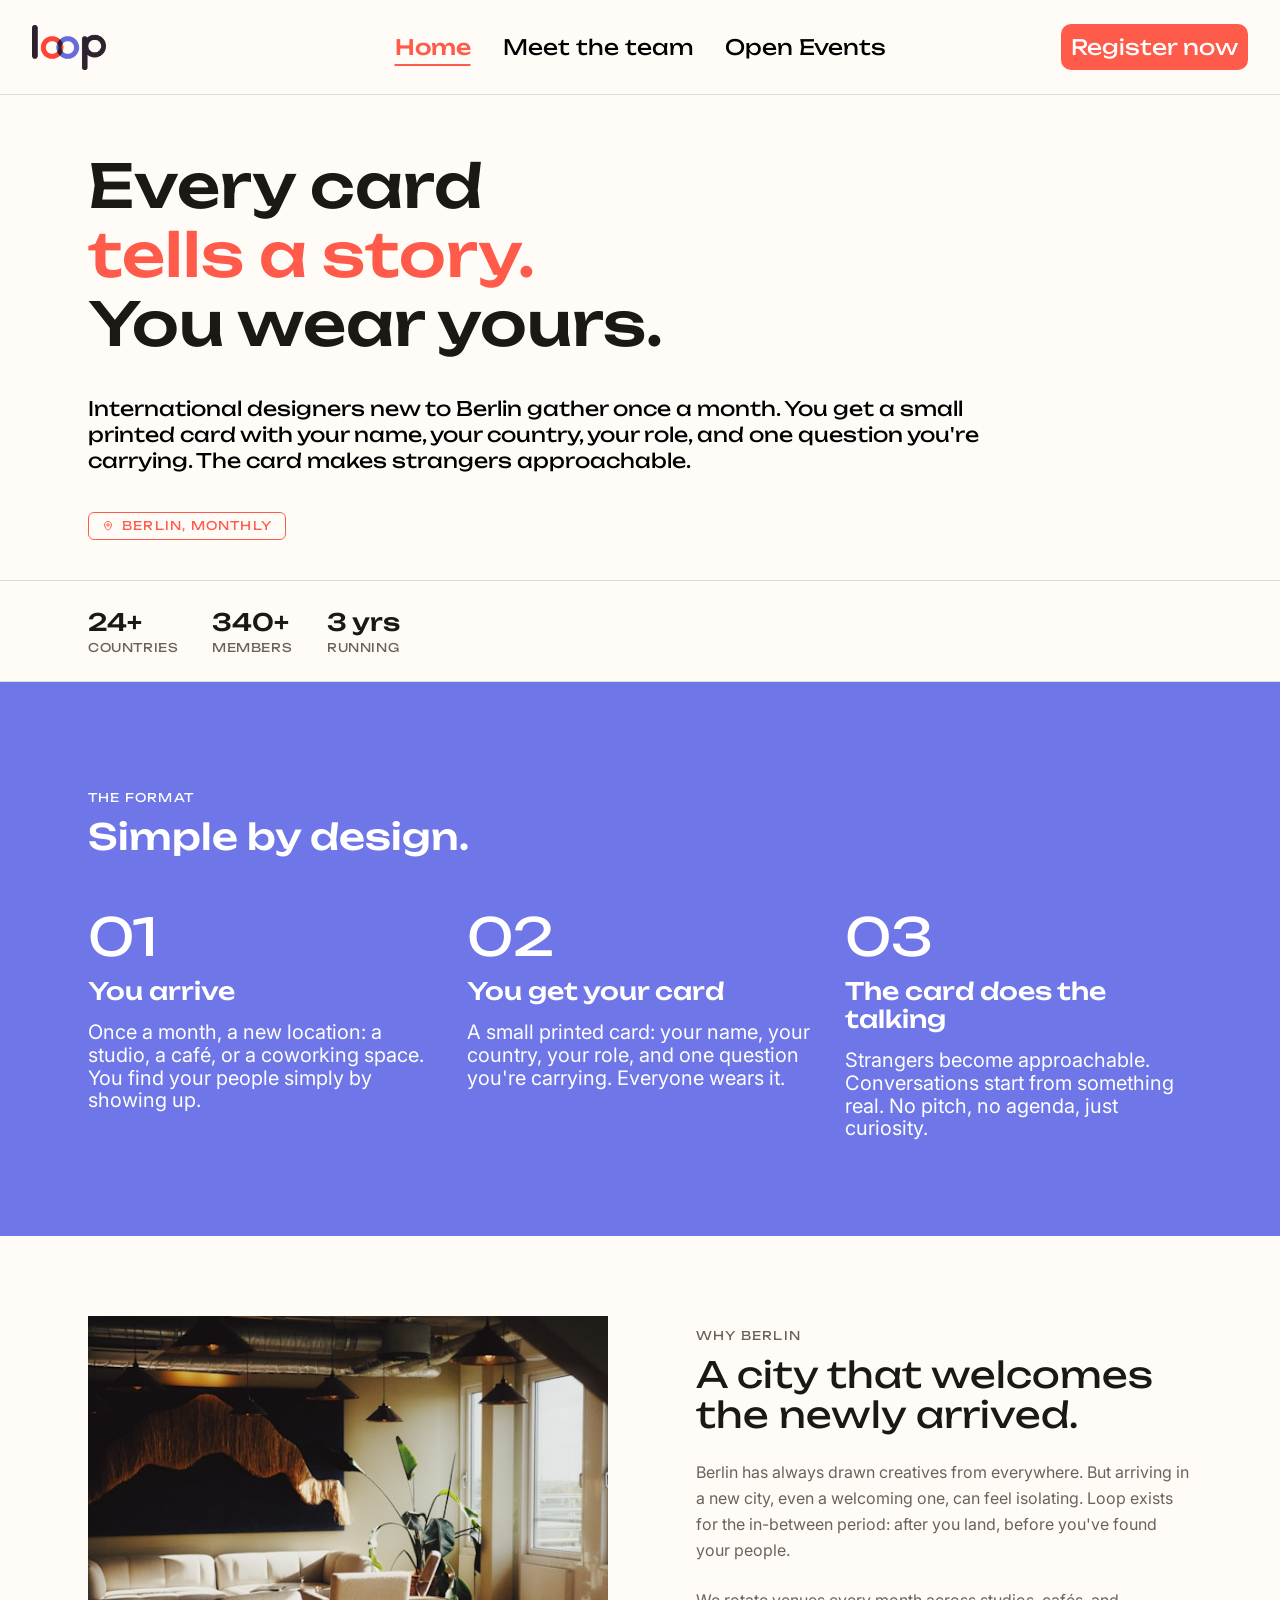
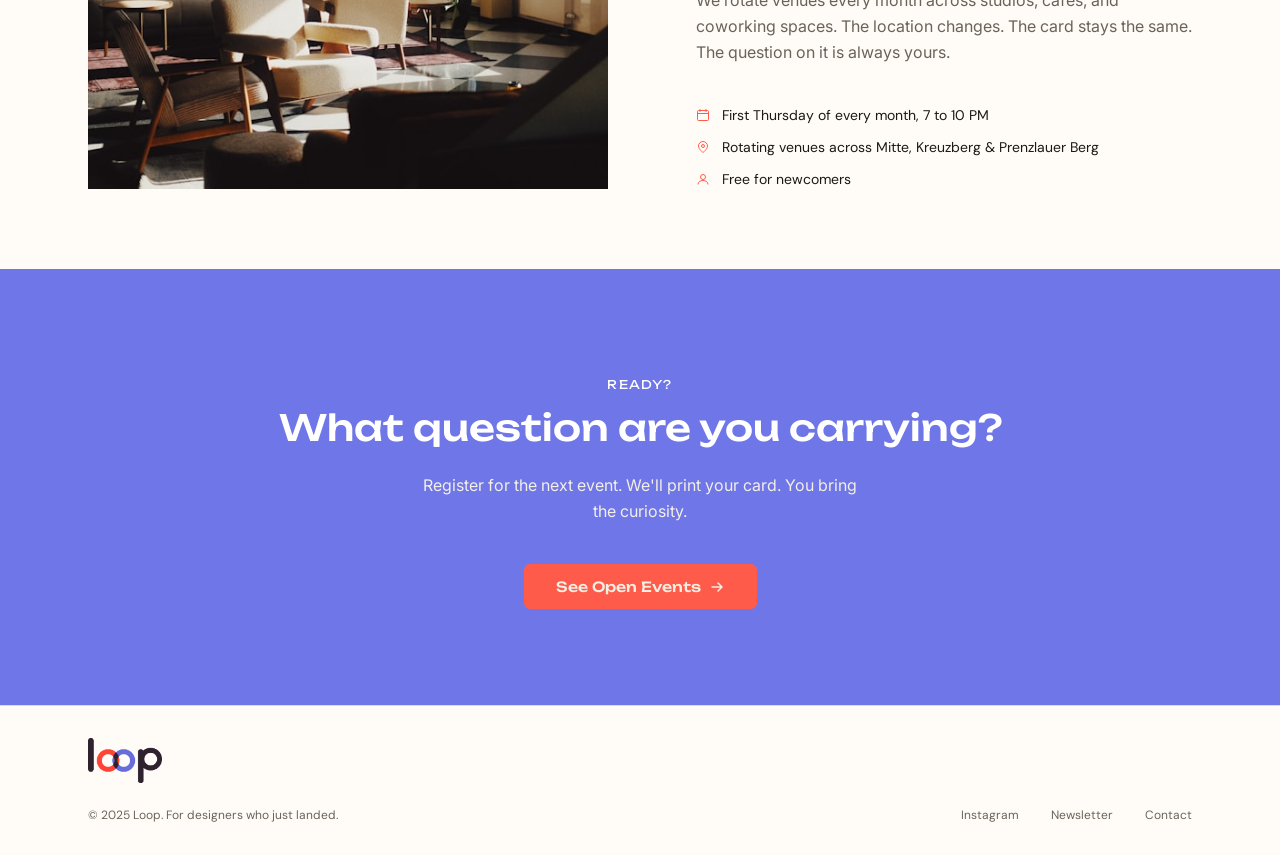
<file: index.html>
<!doctype html>
<html lang="en" class="no-js">
<head>
<meta charset="utf-8" />
<meta name="viewport" content="width=1280" />
<title>Loop · Every card tells a story</title>
<link rel="preconnect" href="https://fonts.googleapis.com">
<link rel="preconnect" href="https://fonts.gstatic.com" crossorigin>
<link href="https://fonts.googleapis.com/css2?family=Unbounded:wght@400;500&family=Inter:ital,wght@0,400;0,500;1,400&family=DM+Sans:wght@400;500&display=swap" rel="stylesheet">
<link rel="stylesheet" href="styles.css" />
</head>
<body>

<!-- Top nav -->
<header class="nav">
  <a href="index.html"><img class="nav__logo" src="assets/images/logo.png" alt="Loop" /></a>
  <nav class="nav__links">
    <a href="index.html" class="nav__link nav__link--active">Home</a>
    <a href="team.html" class="nav__link">Meet the team</a>
    <a href="events.html" class="nav__link">Open Events</a>
  </nav>
  <a class="nav__cta" href="events.html">Register now</a>
</header>

<!-- Hero -->
<section class="home-hero">
  <div class="home-hero__inner">
    <h1 class="home-hero__title" data-animate>
      <span class="block">Every card</span>
      <span class="accent">tells a story.</span>
      <span class="block">You wear yours.</span>
    </h1>
    <p class="home-hero__lead" data-animate data-animate-delay="160">International designers new to Berlin gather once a month. You get a small printed card with your name, your country, your role, and one question you're carrying. The card makes strangers approachable.</p>
    <div class="home-hero__chip" data-animate data-animate-delay="320">
      <svg viewBox="0 0 12 12" fill="none" xmlns="http://www.w3.org/2000/svg">
        <path d="M6 1.5C4.07 1.5 2.5 3.07 2.5 5c0 2.625 3.5 5.5 3.5 5.5s3.5-2.875 3.5-5.5C9.5 3.07 7.93 1.5 6 1.5z" stroke="#ff5b4a" stroke-width="1" stroke-linejoin="round"/>
        <circle cx="6" cy="5" r="1.25" stroke="#ff5b4a" stroke-width="1"/>
      </svg>
      Berlin, Monthly
    </div>
  </div>
</section>

<!-- Stats -->
<section class="stats">
  <div class="stats__inner">
    <div data-animate>
      <div class="stat__num" data-counter>24+</div>
      <div class="stat__label">Countries</div>
    </div>
    <div data-animate data-animate-delay="160">
      <div class="stat__num" data-counter>340+</div>
      <div class="stat__label">Members</div>
    </div>
    <div data-animate data-animate-delay="320">
      <div class="stat__num" data-counter>3 yrs</div>
      <div class="stat__label">Running</div>
    </div>
  </div>
</section>

<!-- The Format -->
<section class="section--indigo">
  <div class="container">
    <p class="eyebrow eyebrow--light" data-animate>The Format</p>
    <h2 class="h2" data-animate data-animate-delay="80">Simple by design.</h2>
    <div class="format-grid">
      <div class="format-step" data-animate data-animate-delay="160">
        <div class="format-step__num">01</div>
        <h3 class="format-step__title">You arrive</h3>
        <p class="format-step__body">Once a month, a new location: a studio, a café, or a coworking space. You find your people simply by showing up.</p>
      </div>
      <div class="format-step" data-animate data-animate-delay="240">
        <div class="format-step__num">02</div>
        <h3 class="format-step__title">You get your card</h3>
        <p class="format-step__body">A small printed card: your name, your country, your role, and one question you're carrying. Everyone wears it.</p>
      </div>
      <div class="format-step" data-animate data-animate-delay="320">
        <div class="format-step__num">03</div>
        <h3 class="format-step__title">The card does the talking</h3>
        <p class="format-step__body">Strangers become approachable. Conversations start from something real. No pitch, no agenda, just curiosity.</p>
      </div>
    </div>
  </div>
</section>

<!-- Why Berlin -->
<section class="why">
  <div class="why__inner">
    <div class="why__media" data-animate>
      <img class="why__image" src="assets/images/hero-berlin.png" alt="Warm interior space for a community gathering in Berlin" />
    </div>
    <div class="why__content" data-animate data-animate-delay="160">
      <p class="eyebrow eyebrow--muted">Why Berlin</p>
      <h2 class="why__title">A city that welcomes<br/>the newly arrived.</h2>
      <p class="why__p">Berlin has always drawn creatives from everywhere. But arriving in a new city, even a welcoming one, can feel isolating. Loop exists for the in-between period: after you land, before you've found your people.</p>
      <p class="why__p">We rotate venues every month across studios, cafés, and coworking spaces. The location changes. The card stays the same. The question on it is always yours.</p>
      <div class="why__meta">
        <div class="why__meta-row">
          <svg viewBox="0 0 14 14" fill="none" xmlns="http://www.w3.org/2000/svg" stroke="currentColor"><rect x="1.5" y="2.5" width="11" height="10" rx="1" stroke-width="1"/><path d="M1.5 5.5h11" stroke-width="1"/><path d="M4 1.5v2M10 1.5v2" stroke-width="1" stroke-linecap="round"/></svg>
          First Thursday of every month, 7 to 10 PM
        </div>
        <div class="why__meta-row">
          <svg viewBox="0 0 14 14" fill="none" xmlns="http://www.w3.org/2000/svg" stroke="currentColor"><path d="M7 1.5c-2.5 0-4.5 2-4.5 4.5 0 3.25 4.5 6.5 4.5 6.5s4.5-3.25 4.5-6.5c0-2.5-2-4.5-4.5-4.5z" stroke-width="1"/><circle cx="7" cy="6" r="1.5" stroke-width="1"/></svg>
          Rotating venues across Mitte, Kreuzberg &amp; Prenzlauer Berg
        </div>
        <div class="why__meta-row">
          <svg viewBox="0 0 14 14" fill="none" xmlns="http://www.w3.org/2000/svg" stroke="currentColor"><circle cx="7" cy="5" r="2.5" stroke-width="1"/><path d="M2 12.5c0-2.5 2.25-4 5-4s5 1.5 5 4" stroke-width="1"/></svg>
          Free for newcomers
        </div>
      </div>
    </div>
  </div>
</section>

<!-- CTA -->
<section class="cta">
  <div class="cta__inner">
    <p class="eyebrow eyebrow--light" data-animate>Ready?</p>
    <h2 class="cta__title" data-animate data-animate-delay="80">What question are you carrying?</h2>
    <p class="cta__lead" data-animate data-animate-delay="160">Register for the next event. We'll print your card. You bring the curiosity.</p>
    <a class="btn--accent" href="events.html" data-animate data-animate-delay="240">
      See Open Events
      <svg viewBox="0 0 16 16" fill="none" xmlns="http://www.w3.org/2000/svg" stroke="currentColor"><path d="M3 8h10M9 4l4 4-4 4" stroke-width="1.5" stroke-linecap="round" stroke-linejoin="round"/></svg>
    </a>
  </div>
</section>

<!-- Footer -->
<footer class="footer">
  <div class="footer__inner">
    <div class="footer__top">
      <img class="footer__logo" src="assets/images/logo.png" alt="Loop" />
    </div>
    <div class="footer__row">
      <span class="footer__copy">© 2025 Loop. For designers who just landed.</span>
      <div class="footer__links">
        <a class="footer__link" href="#">Instagram</a>
        <a class="footer__link" href="#">Newsletter</a>
        <a class="footer__link" href="#">Contact</a>
      </div>
    </div>
  </div>
</footer>

<script src="script.js" defer></script>
</body>
</html>
</file>
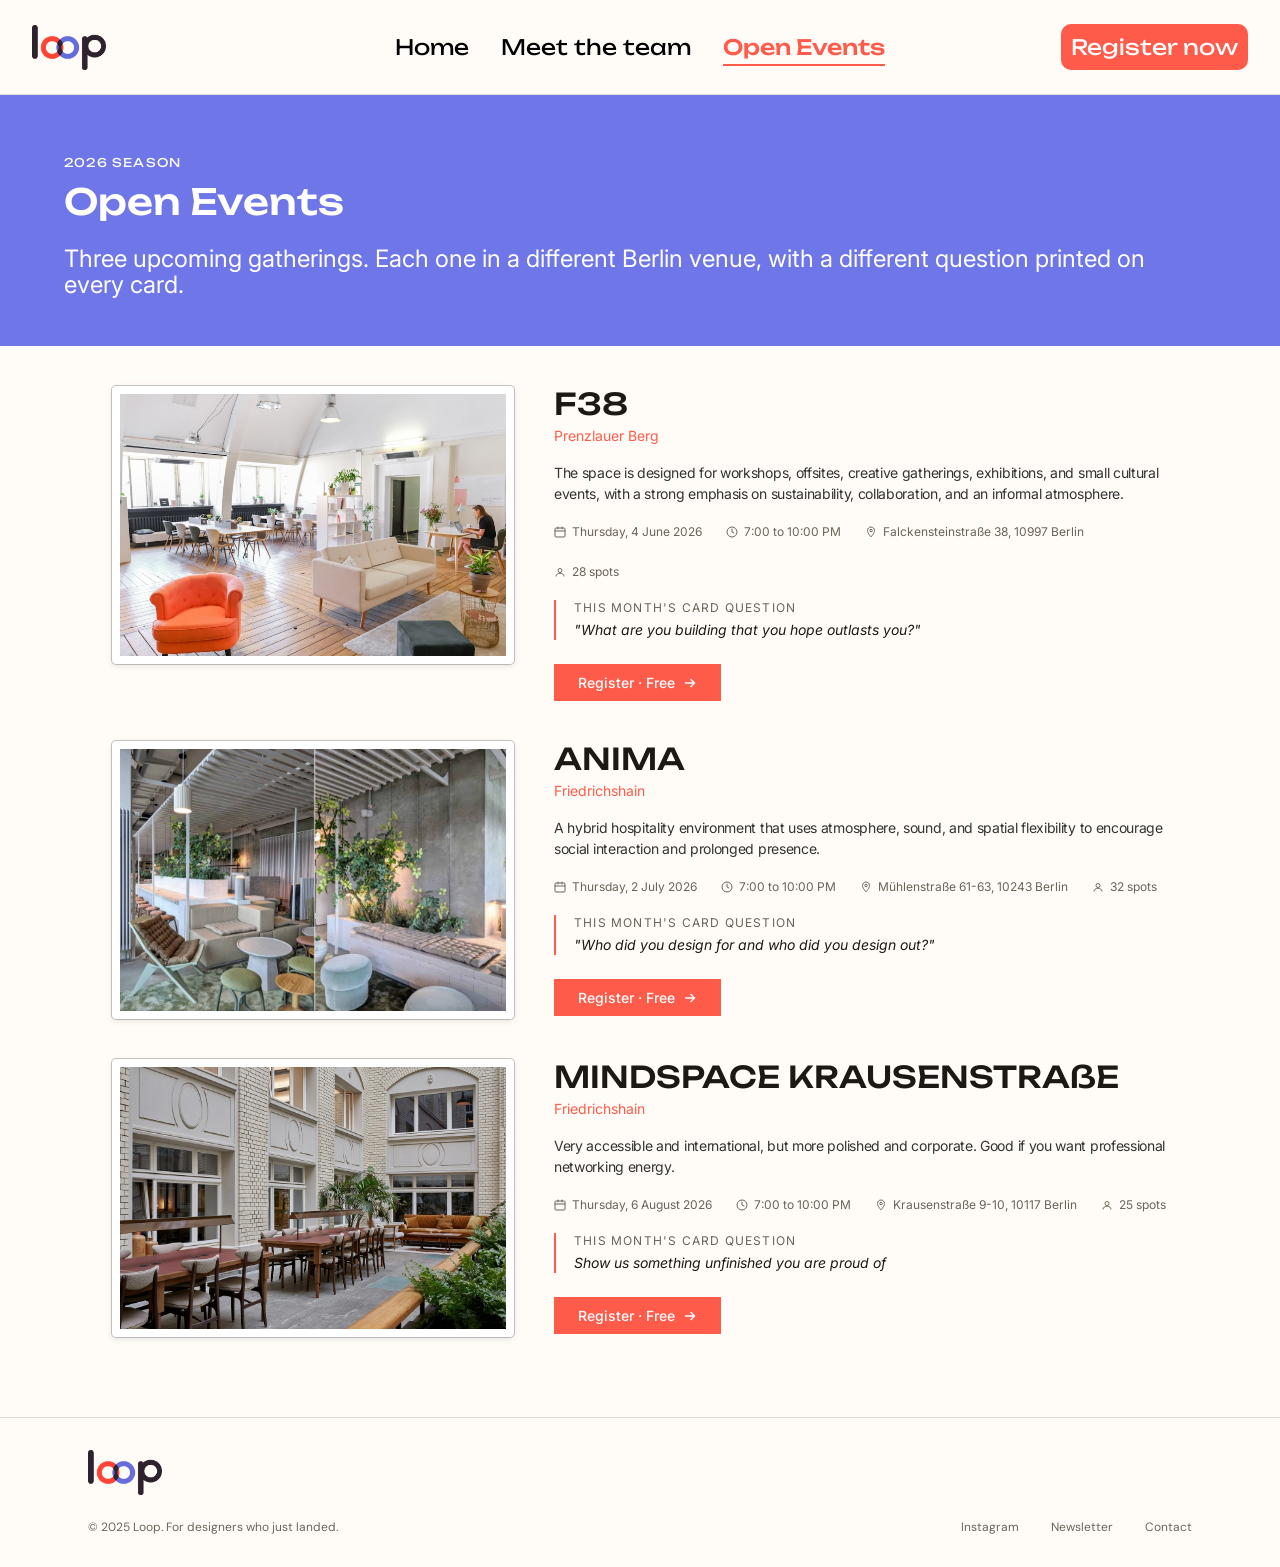
<file: events.html>
<!doctype html>
<html lang="en" class="no-js">
<head>
<meta charset="utf-8" />
<meta name="viewport" content="width=1280" />
<title>Open Events · Loop</title>
<link rel="preconnect" href="https://fonts.googleapis.com">
<link rel="preconnect" href="https://fonts.gstatic.com" crossorigin>
<link href="https://fonts.googleapis.com/css2?family=Unbounded:wght@400;500&family=Inter:ital,wght@0,400;0,500;1,400&family=DM+Sans:wght@400;500&display=swap" rel="stylesheet">
<link rel="stylesheet" href="styles.css" />
</head>
<body>

<header class="nav">
  <a href="index.html"><img class="nav__logo" src="assets/images/logo.png" alt="Loop" /></a>
  <nav class="nav__links">
    <a href="index.html" class="nav__link">Home</a>
    <a href="team.html" class="nav__link">Meet the team</a>
    <a href="events.html" class="nav__link nav__link--active">Open Events</a>
  </nav>
  <a class="nav__cta" href="events.html">Register now</a>
</header>

<section class="page-band">
  <div class="page-band__inner">
    <p class="eyebrow eyebrow--light" data-animate>2026 Season</p>
    <h1 class="page-band__title" data-animate data-animate-delay="80">Open Events</h1>
    <p class="page-band__lead" data-animate data-animate-delay="160">Three upcoming gatherings. Each one in a different Berlin venue, with a different question printed on every card.</p>
  </div>
</section>

<section class="events">

  <!-- Event 1 -->
  <article class="event" data-animate>
    <div class="event__media">
      <img src="assets/images/venue-1.png" alt="F38 venue in Prenzlauer Berg" />
    </div>
    <div class="event__body">
      <h2 class="event__title">F38</h2>
      <p class="event__neighborhood">Prenzlauer Berg</p>
      <p class="event__desc">The space is designed for workshops, offsites, creative gatherings, exhibitions, and small cultural events, with a strong emphasis on sustainability, collaboration, and an informal atmosphere.</p>
      <div class="event__meta">
        <span class="event__meta-item">
          <svg viewBox="0 0 12 12" fill="none" stroke="currentColor" xmlns="http://www.w3.org/2000/svg"><rect x="1" y="2" width="10" height="9" rx="1" stroke-width="1"/><path d="M1 5h10M4 1v2M8 1v2" stroke-width="1" stroke-linecap="round"/></svg>
          Thursday, 4 June 2026
        </span>
        <span class="event__meta-item">
          <svg viewBox="0 0 12 12" fill="none" stroke="currentColor" xmlns="http://www.w3.org/2000/svg"><circle cx="6" cy="6" r="5" stroke-width="1"/><path d="M6 3v3l2 1" stroke-width="1" stroke-linecap="round"/></svg>
          7:00 to 10:00 PM
        </span>
        <span class="event__meta-item">
          <svg viewBox="0 0 12 12" fill="none" stroke="currentColor" xmlns="http://www.w3.org/2000/svg"><path d="M6 1c-2 0-3.5 1.5-3.5 3.5C2.5 7 6 11 6 11s3.5-4 3.5-6.5C9.5 2.5 8 1 6 1z" stroke-width="1"/><circle cx="6" cy="4.5" r="1.25" stroke-width="1"/></svg>
          Falckensteinstraße 38, 10997 Berlin
        </span>
        <span class="event__meta-item">
          <svg viewBox="0 0 12 12" fill="none" stroke="currentColor" xmlns="http://www.w3.org/2000/svg"><circle cx="6" cy="4.5" r="2" stroke-width="1"/><path d="M2 10.5c0-2 1.75-3.25 4-3.25s4 1.25 4 3.25" stroke-width="1"/></svg>
          28 spots
        </span>
      </div>
      <div class="event__question">
        <div class="event__question-label">This month's card question</div>
        <p class="event__question-text">"What are you building that you hope outlasts you?"</p>
      </div>
      <button class="event__btn">
        Register · Free
        <svg viewBox="0 0 14 14" fill="none" stroke="currentColor" xmlns="http://www.w3.org/2000/svg"><path d="M2.5 7h9M8 3.5L11.5 7 8 10.5" stroke-width="1.5" stroke-linecap="round" stroke-linejoin="round"/></svg>
      </button>
    </div>
  </article>

  <!-- Event 2 -->
  <article class="event" data-animate>
    <div class="event__media">
      <img src="assets/images/venue-3.png" alt="ANIMA venue in Friedrichshain" />
    </div>
    <div class="event__body">
      <h2 class="event__title">ANIMA</h2>
      <p class="event__neighborhood">Friedrichshain</p>
      <p class="event__desc">A hybrid hospitality environment that uses atmosphere, sound, and spatial flexibility to encourage social interaction and prolonged presence.</p>
      <div class="event__meta">
        <span class="event__meta-item">
          <svg viewBox="0 0 12 12" fill="none" stroke="currentColor" xmlns="http://www.w3.org/2000/svg"><rect x="1" y="2" width="10" height="9" rx="1" stroke-width="1"/><path d="M1 5h10M4 1v2M8 1v2" stroke-width="1" stroke-linecap="round"/></svg>
          Thursday, 2 July 2026
        </span>
        <span class="event__meta-item">
          <svg viewBox="0 0 12 12" fill="none" stroke="currentColor" xmlns="http://www.w3.org/2000/svg"><circle cx="6" cy="6" r="5" stroke-width="1"/><path d="M6 3v3l2 1" stroke-width="1" stroke-linecap="round"/></svg>
          7:00 to 10:00 PM
        </span>
        <span class="event__meta-item">
          <svg viewBox="0 0 12 12" fill="none" stroke="currentColor" xmlns="http://www.w3.org/2000/svg"><path d="M6 1c-2 0-3.5 1.5-3.5 3.5C2.5 7 6 11 6 11s3.5-4 3.5-6.5C9.5 2.5 8 1 6 1z" stroke-width="1"/><circle cx="6" cy="4.5" r="1.25" stroke-width="1"/></svg>
          Mühlenstraße 61-63, 10243 Berlin
        </span>
        <span class="event__meta-item">
          <svg viewBox="0 0 12 12" fill="none" stroke="currentColor" xmlns="http://www.w3.org/2000/svg"><circle cx="6" cy="4.5" r="2" stroke-width="1"/><path d="M2 10.5c0-2 1.75-3.25 4-3.25s4 1.25 4 3.25" stroke-width="1"/></svg>
          32 spots
        </span>
      </div>
      <div class="event__question">
        <div class="event__question-label">This month's card question</div>
        <p class="event__question-text">"Who did you design for and who did you design out?"</p>
      </div>
      <button class="event__btn">
        Register · Free
        <svg viewBox="0 0 14 14" fill="none" stroke="currentColor" xmlns="http://www.w3.org/2000/svg"><path d="M2.5 7h9M8 3.5L11.5 7 8 10.5" stroke-width="1.5" stroke-linecap="round" stroke-linejoin="round"/></svg>
      </button>
    </div>
  </article>

  <!-- Event 3 -->
  <article class="event" data-animate>
    <div class="event__media">
      <img src="assets/images/venue-4.png" alt="Mindspace Krausenstraße venue" />
    </div>
    <div class="event__body">
      <h2 class="event__title">MINDSPACE KRAUSENSTRAßE</h2>
      <p class="event__neighborhood">Friedrichshain</p>
      <p class="event__desc">Very accessible and international, but more polished and corporate. Good if you want professional networking energy.</p>
      <div class="event__meta">
        <span class="event__meta-item">
          <svg viewBox="0 0 12 12" fill="none" stroke="currentColor" xmlns="http://www.w3.org/2000/svg"><rect x="1" y="2" width="10" height="9" rx="1" stroke-width="1"/><path d="M1 5h10M4 1v2M8 1v2" stroke-width="1" stroke-linecap="round"/></svg>
          Thursday, 6 August 2026
        </span>
        <span class="event__meta-item">
          <svg viewBox="0 0 12 12" fill="none" stroke="currentColor" xmlns="http://www.w3.org/2000/svg"><circle cx="6" cy="6" r="5" stroke-width="1"/><path d="M6 3v3l2 1" stroke-width="1" stroke-linecap="round"/></svg>
          7:00 to 10:00 PM
        </span>
        <span class="event__meta-item">
          <svg viewBox="0 0 12 12" fill="none" stroke="currentColor" xmlns="http://www.w3.org/2000/svg"><path d="M6 1c-2 0-3.5 1.5-3.5 3.5C2.5 7 6 11 6 11s3.5-4 3.5-6.5C9.5 2.5 8 1 6 1z" stroke-width="1"/><circle cx="6" cy="4.5" r="1.25" stroke-width="1"/></svg>
          Krausenstraße 9-10, 10117 Berlin
        </span>
        <span class="event__meta-item">
          <svg viewBox="0 0 12 12" fill="none" stroke="currentColor" xmlns="http://www.w3.org/2000/svg"><circle cx="6" cy="4.5" r="2" stroke-width="1"/><path d="M2 10.5c0-2 1.75-3.25 4-3.25s4 1.25 4 3.25" stroke-width="1"/></svg>
          25 spots
        </span>
      </div>
      <div class="event__question">
        <div class="event__question-label">This month's card question</div>
        <p class="event__question-text">Show us something unfinished you are proud of</p>
      </div>
      <button class="event__btn">
        Register · Free
        <svg viewBox="0 0 14 14" fill="none" stroke="currentColor" xmlns="http://www.w3.org/2000/svg"><path d="M2.5 7h9M8 3.5L11.5 7 8 10.5" stroke-width="1.5" stroke-linecap="round" stroke-linejoin="round"/></svg>
      </button>
    </div>
  </article>

</section>

<footer class="footer">
  <div class="footer__inner">
    <div class="footer__top">
      <img class="footer__logo" src="assets/images/logo.png" alt="Loop" />
    </div>
    <div class="footer__row">
      <span class="footer__copy">© 2025 Loop. For designers who just landed.</span>
      <div class="footer__links">
        <a class="footer__link" href="#">Instagram</a>
        <a class="footer__link" href="#">Newsletter</a>
        <a class="footer__link" href="#">Contact</a>
      </div>
    </div>
  </div>
</footer>

<script src="script.js" defer></script>
</body>
</html>
</file>
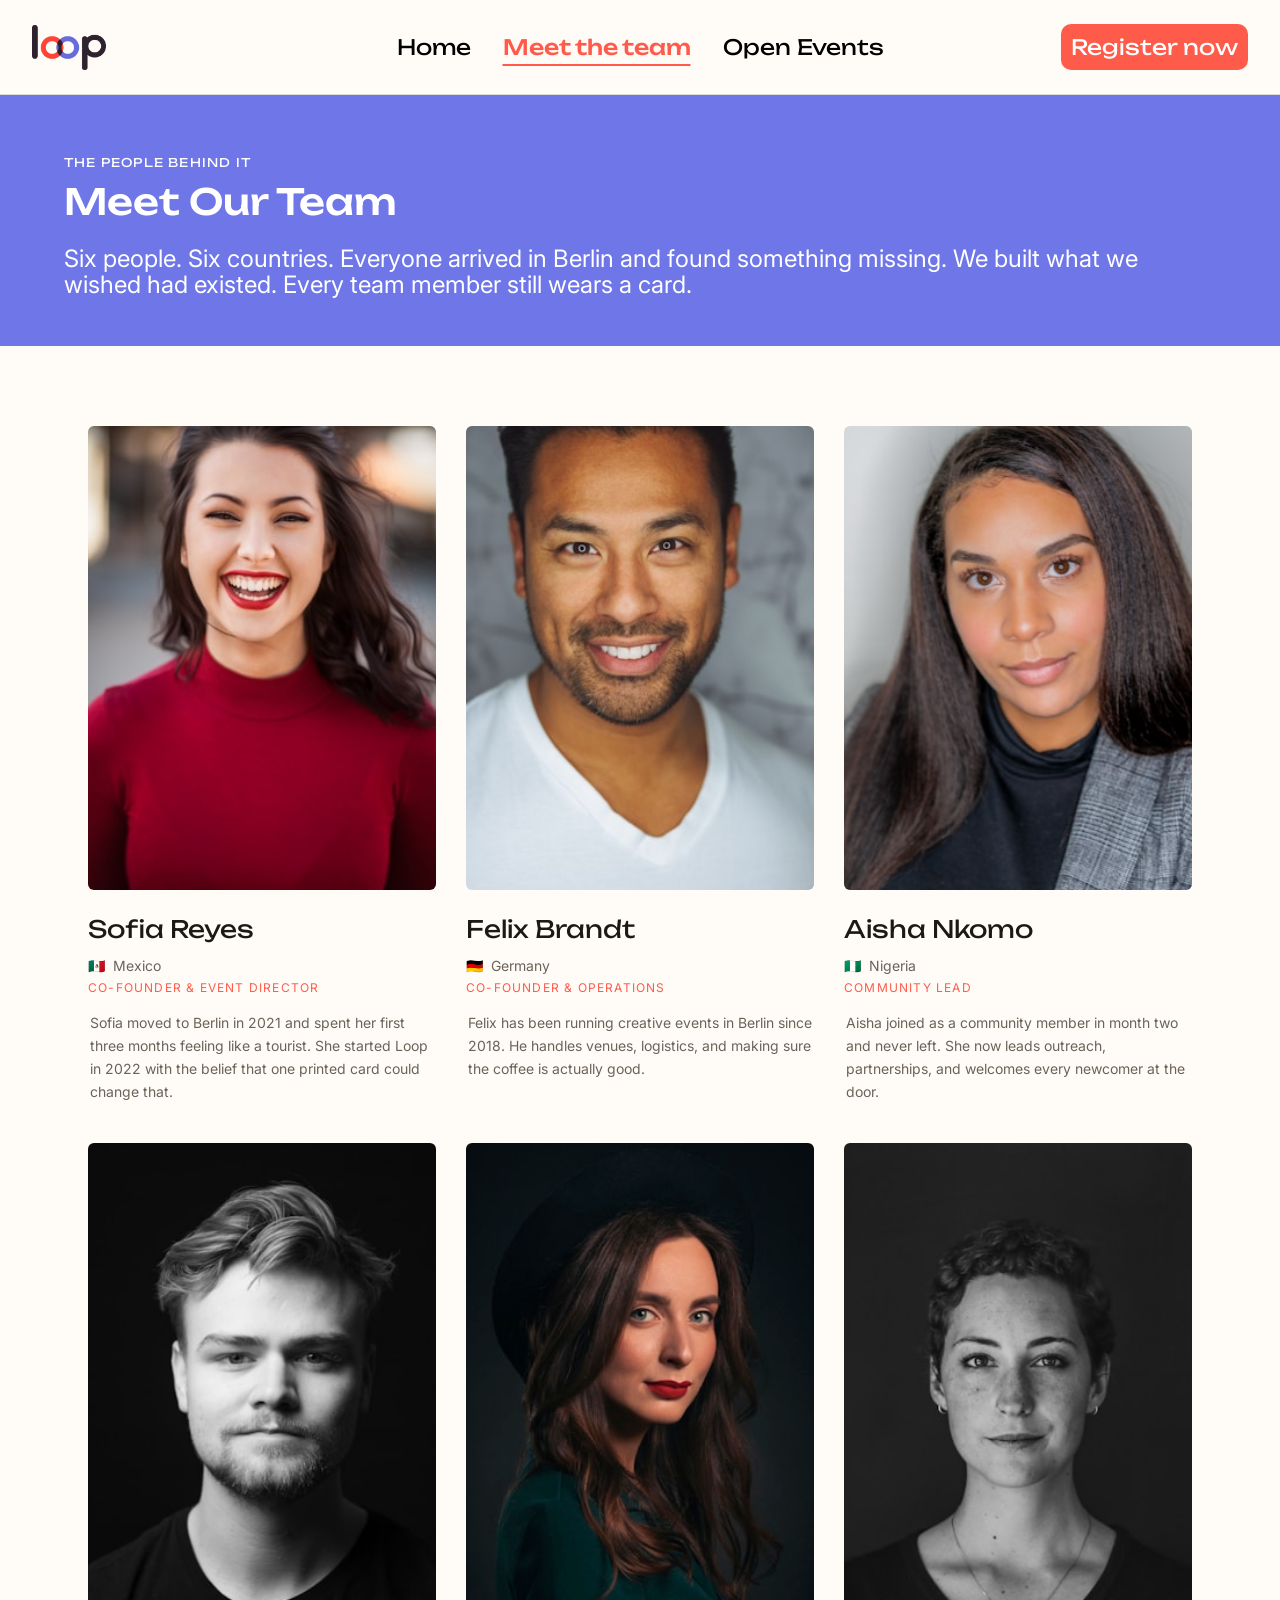
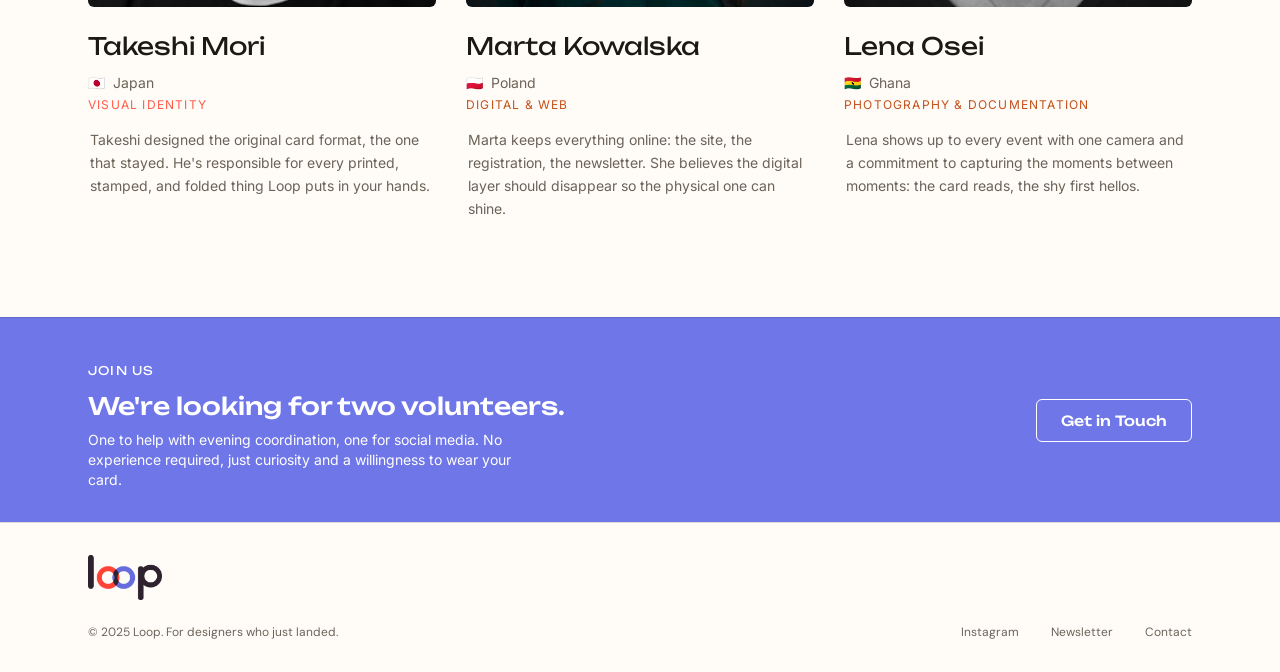
<file: team.html>
<!doctype html>
<html lang="en" class="no-js">
<head>
<meta charset="utf-8" />
<meta name="viewport" content="width=1280" />
<title>Meet the team · Loop</title>
<link rel="preconnect" href="https://fonts.googleapis.com">
<link rel="preconnect" href="https://fonts.gstatic.com" crossorigin>
<link href="https://fonts.googleapis.com/css2?family=Unbounded:wght@400;500&family=Inter:ital,wght@0,400;0,500;1,400&family=DM+Sans:wght@400;500&display=swap" rel="stylesheet">
<link rel="stylesheet" href="styles.css" />
</head>
<body>

<header class="nav">
  <a href="index.html"><img class="nav__logo" src="assets/images/logo.png" alt="Loop" /></a>
  <nav class="nav__links">
    <a href="index.html" class="nav__link">Home</a>
    <a href="team.html" class="nav__link nav__link--active">Meet the team</a>
    <a href="events.html" class="nav__link">Open Events</a>
  </nav>
  <a class="nav__cta" href="events.html">Register now</a>
</header>

<section class="page-band">
  <div class="page-band__inner">
    <p class="eyebrow eyebrow--light" data-animate>The people behind it</p>
    <h1 class="page-band__title" data-animate data-animate-delay="80">Meet Our Team</h1>
    <p class="page-band__lead" data-animate data-animate-delay="160">Six people. Six countries. Everyone arrived in Berlin and found something missing. We built what we wished had existed. Every team member still wears a card.</p>
  </div>
</section>

<section class="team-grid">
  <article class="team-card" data-animate>
    <img class="team-card__img" src="assets/images/sofia.png" alt="Sofia Reyes" />
    <h2 class="team-card__name">Sofia Reyes</h2>
    <div class="team-card__country"><span>🇲🇽</span><span>Mexico</span></div>
    <div class="team-card__role">Co-founder &amp; Event Director</div>
    <p class="team-card__bio" style="margin-top:16px">Sofia moved to Berlin in 2021 and spent her first three months feeling like a tourist. She started Loop in 2022 with the belief that one printed card could change that.</p>
  </article>

  <article class="team-card" data-animate data-animate-delay="80">
    <img class="team-card__img" src="assets/images/felix.png" alt="Felix Brandt" />
    <h2 class="team-card__name">Felix Brandt</h2>
    <div class="team-card__country"><span>🇩🇪</span><span>Germany</span></div>
    <div class="team-card__role">Co-founder &amp; Operations</div>
    <p class="team-card__bio" style="margin-top:16px">Felix has been running creative events in Berlin since 2018. He handles venues, logistics, and making sure the coffee is actually good.</p>
  </article>

  <article class="team-card" data-animate data-animate-delay="160">
    <img class="team-card__img" src="assets/images/aisha.png" alt="Aisha Nkomo" />
    <h2 class="team-card__name">Aisha Nkomo</h2>
    <div class="team-card__country"><span>🇳🇬</span><span>Nigeria</span></div>
    <div class="team-card__role">Community Lead</div>
    <p class="team-card__bio" style="margin-top:16px">Aisha joined as a community member in month two and never left. She now leads outreach, partnerships, and welcomes every newcomer at the door.</p>
  </article>

  <article class="team-card" data-animate>
    <img class="team-card__img" src="assets/images/takeshi.png" alt="Takeshi Mori" />
    <h2 class="team-card__name">Takeshi Mori</h2>
    <div class="team-card__country"><span>🇯🇵</span><span>Japan</span></div>
    <div class="team-card__role">Visual Identity</div>
    <p class="team-card__bio" style="margin-top:16px">Takeshi designed the original card format, the one that stayed. He's responsible for every printed, stamped, and folded thing Loop puts in your hands.</p>
  </article>

  <article class="team-card" data-animate data-animate-delay="80">
    <img class="team-card__img" src="assets/images/marta.png" alt="Marta Kowalska" />
    <h2 class="team-card__name">Marta Kowalska</h2>
    <div class="team-card__country"><span>🇵🇱</span><span>Poland</span></div>
    <div class="team-card__role" style="color:#c4501a">Digital &amp; Web</div>
    <p class="team-card__bio" style="margin-top:16px">Marta keeps everything online: the site, the registration, the newsletter. She believes the digital layer should disappear so the physical one can shine.</p>
  </article>

  <article class="team-card" data-animate data-animate-delay="160">
    <img class="team-card__img" src="assets/images/lena.png" alt="Lena Osei" />
    <h2 class="team-card__name">Lena Osei</h2>
    <div class="team-card__country"><span>🇬🇭</span><span>Ghana</span></div>
    <div class="team-card__role" style="color:#c4501a">Photography &amp; Documentation</div>
    <p class="team-card__bio" style="margin-top:16px">Lena shows up to every event with one camera and a commitment to capturing the moments between moments: the card reads, the shy first hellos.</p>
  </article>
</section>

<section class="volunteer">
  <div class="volunteer__inner">
    <div data-animate>
      <p class="eyebrow eyebrow--light">Join Us</p>
      <h2 class="volunteer__title">We're looking for two volunteers.</h2>
      <p class="volunteer__p">One to help with evening coordination, one for social media. No experience required, just curiosity and a willingness to wear your card.</p>
    </div>
    <button class="btn--outline" data-animate data-animate-delay="160">Get in Touch</button>
  </div>
</section>

<footer class="footer">
  <div class="footer__inner">
    <div class="footer__top">
      <img class="footer__logo" src="assets/images/logo.png" alt="Loop" />
    </div>
    <div class="footer__row">
      <span class="footer__copy">© 2025 Loop. For designers who just landed.</span>
      <div class="footer__links">
        <a class="footer__link" href="#">Instagram</a>
        <a class="footer__link" href="#">Newsletter</a>
        <a class="footer__link" href="#">Contact</a>
      </div>
    </div>
  </div>
</footer>

<script src="script.js" defer></script>
</body>
</html>
</file>
<file: styles.css>
/* ------- Reset + tokens ------- */
*, *::before, *::after { box-sizing: border-box; }
html, body { margin: 0; padding: 0; }
body {
  background: #fffcf8;
  color: #1c1814;
  font-family: 'Inter', system-ui, -apple-system, sans-serif;
  -webkit-font-smoothing: antialiased;
  -moz-osx-font-smoothing: grayscale;
  min-width: 1280px;
}

:root {
  --bg: #fffcf8;
  --ink: #1c1814;
  --muted: #6b6358;
  --accent: #ff5b4a;
  --indigo: #6e76e8;
  --soft: #d9d2c2;
  --cream: #f4efe4;
  --hairline: rgba(28, 24, 20, 0.14);
}

img { max-width: 100%; display: block; }
a { color: inherit; text-decoration: none; }

/* ------- Top nav (shared) ------- */
.nav {
  position: sticky;
  top: 0;
  z-index: 50;
  display: flex;
  align-items: center;
  justify-content: space-between;
  padding: 24px 32px;
  background: var(--bg);
  border-bottom: 1px solid var(--hairline);
  transition: box-shadow 280ms ease, padding 280ms ease;
}
.nav.is-scrolled {
  padding-top: 14px;
  padding-bottom: 14px;
  box-shadow: 0 6px 20px rgba(28, 24, 20, 0.06);
}
.nav__logo { width: 74px; height: 45px; object-fit: contain; }
.nav__links {
  display: flex;
  gap: 32px;
  align-items: center;
  font-family: 'Unbounded', sans-serif;
  font-size: 21.206px;
  position: absolute;
  left: 50%;
  transform: translateX(-50%);
}
.nav__link { color: #000; font-weight: 400; }
.nav__link--active { color: var(--accent); font-weight: 500; }
.nav__cta {
  background: var(--accent);
  color: #fff;
  padding: 10px;
  border-radius: 10px;
  font-family: 'Unbounded', sans-serif;
  font-size: 21.206px;
  font-weight: 400;
  display: inline-flex;
  align-items: center;
  cursor: pointer;
}

/* ------- Footer (shared) ------- */
.footer {
  padding: 32px 0;
  border-top: 1px solid var(--hairline);
}
.footer__inner {
  max-width: 1152px;
  margin: 0 auto;
  padding: 0 24px;
}
.footer__row {
  display: flex;
  align-items: center;
  gap: 32px;
}
.footer__copy,
.footer__link {
  font-family: 'DM Sans', sans-serif;
  color: var(--muted);
  font-size: 12px;
  line-height: 16px;
}
.footer__links { display: flex; gap: 32px; margin-left: auto; }
.footer__logo { width: 74px; height: 45px; object-fit: contain; }
.footer__top { display: flex; align-items: center; gap: 24px; padding-bottom: 24px; }

/* ------- Buttons ------- */
.btn--accent {
  display: inline-flex;
  align-items: center;
  gap: 8px;
  background: var(--accent);
  color: var(--cream);
  font-family: 'Unbounded', sans-serif;
  font-weight: 500;
  font-size: 14px;
  padding: 14px 32px;
  border-radius: 6px;
  border: 0;
  cursor: pointer;
  text-decoration: none;
}
.btn--accent svg {
  width: 16px;
  height: 16px;
  flex-shrink: 0;
}
.btn--outline {
  display: inline-flex;
  align-items: center;
  justify-content: center;
  background: transparent;
  color: #fff;
  border: 1px solid #fff;
  font-family: 'Unbounded', sans-serif;
  font-weight: 500;
  font-size: 14px;
  padding: 12px 24px;
  border-radius: 6px;
  cursor: pointer;
}

/* ------- Headings shared ------- */
.eyebrow {
  font-family: 'Unbounded', sans-serif;
  font-size: 12px;
  letter-spacing: 1.2px;
  text-transform: uppercase;
}
.eyebrow--light { color: #fff; }
.eyebrow--muted { color: var(--muted); }
.eyebrow--accent { color: var(--accent); }

.h2 {
  font-family: 'Unbounded', sans-serif;
  font-weight: 500;
  font-size: 36px;
  line-height: 40px;
  color: #fff;
  margin: 12px 0 0;
}

/* ===================================================
   HOME PAGE
=================================================== */
.home-hero {
  padding: 56px 0 40px;
}
.home-hero__inner {
  max-width: 1152px;
  margin: 0 auto;
  padding: 0 24px;
}
.home-hero__title {
  font-family: 'Unbounded', sans-serif;
  font-weight: 500;
  font-size: 60px;
  line-height: 69px;
  margin: 0;
  color: var(--ink);
}
.home-hero__title .accent { color: var(--accent); display: block; }
.home-hero__title span.block { display: block; }
.home-hero__lead {
  font-family: 'Unbounded', sans-serif;
  font-weight: 400;
  font-size: 20px;
  line-height: 26px;
  color: #000;
  max-width: 932px;
  margin: 38px 0 0;
}
.home-hero__chip {
  display: inline-flex;
  align-items: center;
  gap: 8px;
  border: 1px solid var(--accent);
  color: var(--accent);
  border-radius: 6px;
  padding: 5px 13px;
  margin-top: 38px;
  font-family: 'Unbounded', sans-serif;
  font-size: 12px;
  letter-spacing: 1.2px;
  text-transform: uppercase;
  line-height: 16px;
}
.home-hero__chip svg { width: 12px; height: 12px; }

.stats {
  border-top: 1px solid var(--hairline);
  border-bottom: 1px solid var(--hairline);
  padding: 25px 0;
}
.stats__inner {
  max-width: 1152px;
  margin: 0 auto;
  padding: 0 24px;
  display: flex;
  gap: 34px;
}
.stat__num {
  font-family: 'Unbounded', sans-serif;
  font-weight: 500;
  font-size: 24px;
  line-height: 32px;
  color: var(--ink);
}
.stat__label {
  font-family: 'Unbounded', sans-serif;
  font-size: 12px;
  letter-spacing: 0.6px;
  text-transform: uppercase;
  color: var(--muted);
  margin-top: 2px;
  line-height: 16px;
}

.section--indigo {
  background: var(--indigo);
  color: #fff;
  padding: 96px 0;
}
.container { max-width: 1152px; margin: 0 auto; padding: 0 24px; }

.format-grid {
  display: grid;
  grid-template-columns: repeat(3, 1fr);
  gap: 32px;
  margin-top: 56px;
}
.format-step__num {
  font-family: 'Unbounded', sans-serif;
  font-weight: 400;
  font-size: 52px;
  line-height: 48px;
  color: #fff;
}
.format-step__title {
  font-family: 'Unbounded', sans-serif;
  font-weight: 500;
  font-size: 24px;
  line-height: 28px;
  color: #fff;
  margin: 16px 0 0;
}
.format-step__body {
  font-family: 'Inter', sans-serif;
  font-size: 20px;
  line-height: 22.75px;
  color: #fff;
  margin: 16px 0 0;
}

.why {
  padding: 80px 0;
}
.why__inner {
  max-width: 1152px;
  margin: 0 auto;
  padding: 0 24px;
  display: grid;
  grid-template-columns: 520px 1fr;
  gap: 88px;
  align-items: stretch;
}
.why__media {
  background: var(--soft);
  min-height: 390px;
  border-radius: 0;
  overflow: hidden;
}
.why__image {
  width: 100%;
  height: 100%;
  min-height: 390px;
  object-fit: cover;
  display: block;
}
.why__content { max-width: 520px; }
.why__title {
  font-family: 'Unbounded', sans-serif;
  font-weight: 400;
  font-size: 36px;
  line-height: 40px;
  margin: 12px 0 0;
  color: var(--ink);
}
.why__p {
  font-family: 'Inter', sans-serif;
  font-size: 16px;
  line-height: 26px;
  color: var(--muted);
  margin: 24px 0 0;
}
.why__meta {
  margin-top: 40px;
  display: flex;
  flex-direction: column;
  gap: 12px;
}
.why__meta-row {
  display: flex;
  gap: 12px;
  align-items: center;
  font-family: 'DM Sans', sans-serif;
  font-size: 14px;
  line-height: 20px;
  color: var(--ink);
}
.why__meta-row svg { width: 14px; height: 14px; flex-shrink: 0; color: var(--accent); }

.cta {
  background: var(--indigo);
  padding: 96px 0;
  text-align: center;
  color: #fff;
}
.cta__inner {
  max-width: 1152px;
  margin: 0 auto;
  padding: 0 24px;
}
.cta__lead {
  font-family: 'Inter', sans-serif;
  font-size: 16px;
  line-height: 26px;
  color: var(--cream);
  max-width: 448px;
  margin: 24px auto 40px;
}
.cta__title {
  font-family: 'Unbounded', sans-serif;
  font-weight: 500;
  font-size: 36px;
  line-height: 40px;
  margin: 16px 0 0;
}

/* ===================================================
   TEAM PAGE
=================================================== */
.page-band {
  background: var(--indigo);
  padding: 48px 32px;
}
.page-band__inner { max-width: 1152px; margin: 0 auto; }
.page-band__title {
  font-family: 'Unbounded', sans-serif;
  font-weight: 500;
  font-size: 36px;
  line-height: 40px;
  color: #fff;
  margin: 12px 0 24px;
}
.page-band__lead {
  font-family: 'Inter', sans-serif;
  font-size: 24px;
  line-height: 26px;
  color: #fff;
  max-width: 1100px;
  margin: 0;
}

.team-grid {
  max-width: 1152px;
  margin: 0 auto;
  padding: 80px 24px 96px;
  display: grid;
  grid-template-columns: repeat(3, 1fr);
  gap: 40px 30px;
}
.team-card__img {
  width: 100%;
  aspect-ratio: 341 / 455;
  object-fit: cover;
  border-radius: 6px;
  background: var(--soft);
}
.team-card__name {
  font-family: 'Unbounded', sans-serif;
  font-weight: 400;
  font-size: 24px;
  line-height: 30px;
  color: var(--ink);
  margin: 24px 0 12px;
}
.team-card__country {
  display: flex;
  gap: 8px;
  align-items: center;
  font-family: 'Inter', sans-serif;
  font-size: 14px;
  line-height: 20px;
  color: var(--muted);
}
.team-card__role {
  font-family: 'Inter', sans-serif;
  font-size: 12px;
  letter-spacing: 1.2px;
  text-transform: uppercase;
  color: var(--accent);
  margin-top: 4px;
  line-height: 16px;
}
.team-card__bio {
  font-family: 'Inter', sans-serif;
  font-size: 14px;
  line-height: 22.75px;
  color: var(--muted);
  margin: 0;
  padding: 0 2px;
}

.volunteer {
  background: var(--indigo);
  border-top: 1px solid var(--hairline);
  padding: 33px 0 32px;
}
.volunteer__inner {
  max-width: 1152px;
  margin: 0 auto;
  padding: 0 24px;
  display: flex;
  align-items: center;
  justify-content: space-between;
  gap: 24px;
}
.volunteer__title {
  font-family: 'Unbounded', sans-serif;
  font-weight: 500;
  font-size: 24px;
  line-height: 32px;
  color: #fff;
  margin: 8px 0 0;
}
.volunteer__p {
  font-family: 'Inter', sans-serif;
  font-size: 14px;
  line-height: 20px;
  color: #fff;
  max-width: 448px;
  margin: 8px 0 0;
}

/* ===================================================
   EVENTS PAGE
=================================================== */
.events {
  max-width: 1104px;
  margin: 0 auto;
  padding: 40px 24px 80px;
  display: flex;
  flex-direction: column;
  gap: 40px;
}
.event {
  display: grid;
  grid-template-columns: 402px 1fr;
  gap: 40px;
  align-items: start;
}
.event__media {
  width: 402px;
  height: 278px;
  overflow: hidden;
  background: var(--soft);
  border: 8px solid #fff;
  border-radius: 4px;
  box-shadow:
    0 0 0 1px rgba(0,0,0,0.2),
    0 0 2px 0 rgba(0,0,0,0.08),
    0 2px 6px 0 rgba(0,0,0,0.1);
}
.event__media img {
  width: 100%;
  height: 100%;
  object-fit: cover;
  display: block;
}
.event__title {
  font-family: 'Unbounded', sans-serif;
  font-weight: 500;
  font-size: 30px;
  line-height: 36px;
  color: var(--ink);
  margin: 0;
}
.event__neighborhood {
  font-family: 'Inter', sans-serif;
  font-size: 14px;
  line-height: 20px;
  color: var(--accent);
  margin-top: 4px;
}
.event__desc {
  font-family: 'Inter', sans-serif;
  font-size: 14px;
  line-height: 1.5;
  letter-spacing: -0.308px;
  color: rgba(0,0,0,0.8);
  margin: 16px 0 0;
  max-width: 663px;
}
.event__meta {
  margin-top: 20px;
  display: flex;
  gap: 24px;
  flex-wrap: wrap;
}
.event__meta-item {
  display: flex;
  align-items: center;
  gap: 6px;
  font-family: 'Inter', sans-serif;
  font-size: 12px;
  line-height: 16px;
  color: var(--muted);
}
.event__meta-item svg { width: 12px; height: 12px; flex-shrink: 0; }
.event__question {
  margin: 20px 0 24px;
  border-left: 2px solid var(--accent);
  padding-left: 18px;
}
.event__question-label {
  font-family: 'Inter', sans-serif;
  font-size: 12px;
  letter-spacing: 1.2px;
  text-transform: uppercase;
  color: var(--muted);
  line-height: 16px;
}
.event__question-text {
  font-family: 'Inter', sans-serif;
  font-style: italic;
  font-size: 14px;
  line-height: 20px;
  color: var(--ink);
  margin: 4px 0 0;
}
.event__btn {
  display: inline-flex;
  align-items: center;
  gap: 8px;
  background: var(--accent);
  color: #fff;
  font-family: 'Inter', sans-serif;
  font-weight: 500;
  font-size: 14px;
  padding: 10px 24px;
  border: 0;
  cursor: pointer;
}
.event__btn svg { width: 14px; height: 14px; }

/* ===================================================
   MICRO-INTERACTIONS & ANIMATIONS
=================================================== */

html { scroll-behavior: smooth; }

/* Focus styles (always on) */
a:focus-visible,
button:focus-visible {
  outline: 2px solid var(--accent);
  outline-offset: 3px;
  border-radius: 2px;
}

/* ------- Nav links: animated underline ------- */
.nav__link {
  position: relative;
  transition: color 220ms ease;
}
.nav__link::after {
  content: '';
  position: absolute;
  left: 50%;
  bottom: -6px;
  width: 0;
  height: 2px;
  background: var(--accent);
  transition: width 320ms cubic-bezier(.2,.65,.3,1),
              left 320ms cubic-bezier(.2,.65,.3,1);
}
.nav__link:hover { color: var(--accent); }
.nav__link:hover::after { width: 100%; left: 0; }
.nav__link--active::after { width: 100%; left: 0; }

/* ------- Header "Register now" CTA ------- */
.nav__cta {
  transition: background 220ms ease,
              transform 220ms ease,
              box-shadow 220ms ease;
}
.nav__cta:hover {
  background: #ff4938;
  transform: translateY(-1px);
  box-shadow: 0 8px 18px rgba(255, 91, 74, 0.32);
}
.nav__cta:active { transform: translateY(0); }

/* ------- Hero chip: hoverable pill + soft pin pulse ------- */
.home-hero__chip {
  transition: background 240ms ease, color 240ms ease;
  cursor: default;
}
.home-hero__chip:hover {
  background: var(--accent);
  color: #fff;
}
.home-hero__chip:hover svg path,
.home-hero__chip:hover svg circle { stroke: #fff; }

@media (prefers-reduced-motion: no-preference) {
  .home-hero__chip svg {
    animation: pinPulse 2.6s ease-in-out infinite;
    transform-origin: 50% 70%;
  }
  @keyframes pinPulse {
    0%, 100% { transform: translateY(0); }
    50%      { transform: translateY(-1.5px); }
  }
}

/* ------- Big accent buttons (See Open Events) ------- */
.btn--accent {
  transition: background 220ms ease,
              transform 220ms ease,
              box-shadow 220ms ease;
}
.btn--accent svg {
  transition: transform 260ms cubic-bezier(.2,.65,.3,1);
}
.btn--accent:hover {
  background: #ff4938;
  transform: translateY(-2px);
  box-shadow: 0 12px 28px rgba(255, 91, 74, 0.34);
}
.btn--accent:hover svg { transform: translateX(4px); }
.btn--accent:active { transform: translateY(0); }

/* ------- Outline button (Get in Touch) ------- */
.btn--outline {
  transition: background 220ms ease, color 220ms ease, transform 220ms ease;
}
.btn--outline:hover {
  background: #fff;
  color: var(--indigo);
  transform: translateY(-1px);
}

/* ------- Event "Register" buttons ------- */
.event__btn {
  transition: background 220ms ease, transform 220ms ease, box-shadow 220ms ease;
}
.event__btn svg {
  transition: transform 240ms cubic-bezier(.2,.65,.3,1);
}
.event__btn:hover {
  background: #ff4938;
  transform: translateY(-2px);
  box-shadow: 0 10px 22px rgba(255, 91, 74, 0.3);
}
.event__btn:hover svg { transform: translateX(3px); }
.event__btn:active { transform: translateY(0); }

/* ------- Format steps (Simple by design cards) ------- */
.format-step {
  transition: transform 360ms cubic-bezier(.2,.65,.3,1);
}
.format-step__num {
  transition: color 260ms ease, transform 360ms cubic-bezier(.2,.65,.3,1);
  display: inline-block;
}
.format-step:hover { transform: translateY(-4px); }
.format-step:hover .format-step__num {
  color: #ffdedb;
  transform: scale(1.05);
}

/* ------- Stats: hoverable column ------- */
.stats__inner > * {
  transition: transform 260ms ease;
}
.stats__inner > *:hover { transform: translateY(-2px); }
.stat__num { transition: color 220ms ease; }
.stats__inner > *:hover .stat__num { color: var(--accent); }

/* ------- Why Berlin: image zoom + meta row hover ------- */
.why__media { overflow: hidden; }
.why__image {
  transition: transform 800ms cubic-bezier(.2,.65,.3,1);
}
.why__media:hover .why__image { transform: scale(1.04); }

.why__meta-row {
  transition: color 220ms ease, transform 220ms ease;
}
.why__meta-row:hover {
  color: var(--accent);
  transform: translateX(4px);
}

/* ------- Team cards ------- */
.team-card { transition: transform 320ms ease; }
.team-card__img {
  transition: transform 600ms cubic-bezier(.2,.65,.3,1);
}
.team-card:hover .team-card__img { transform: scale(1.03); }

.team-card__name { transition: color 260ms ease; }
.team-card:hover .team-card__name { color: var(--accent); }

/* ------- Event cards ------- */
.event__media {
  transition: box-shadow 320ms ease, transform 320ms ease;
}
.event__media img {
  transition: transform 650ms cubic-bezier(.2,.65,.3,1);
}
.event:hover .event__media img { transform: scale(1.04); }
.event:hover .event__media {
  box-shadow:
    0 0 0 1px rgba(0, 0, 0, 0.2),
    0 12px 28px rgba(0, 0, 0, 0.16);
}
.event__title { transition: color 260ms ease; }
.event:hover .event__title { color: var(--indigo); }

/* ------- Footer links ------- */
.footer__link {
  position: relative;
  transition: color 220ms ease;
}
.footer__link::after {
  content: '';
  position: absolute;
  left: 0;
  bottom: -2px;
  width: 0;
  height: 1px;
  background: var(--accent);
  transition: width 280ms cubic-bezier(.2,.65,.3,1);
}
.footer__link:hover { color: var(--accent); }
.footer__link:hover::after { width: 100%; }

/* ------- Logo lift on hover ------- */
.nav__logo,
.footer__logo {
  transition: transform 320ms cubic-bezier(.2,.65,.3,1);
}
.nav a:hover .nav__logo,
.footer__top:hover .footer__logo {
  transform: rotate(-3deg) scale(1.04);
}

/* ===================================================
   SCROLL REVEAL (gated on .js + reduced-motion)
=================================================== */
@media (prefers-reduced-motion: no-preference) {
  .js [data-animate] {
    opacity: 0;
    transform: translateY(24px);
    transition: opacity 700ms ease-out,
                transform 700ms cubic-bezier(.2,.65,.3,1);
    will-change: opacity, transform;
  }
  .js [data-animate].is-visible {
    opacity: 1;
    transform: translateY(0);
  }
  .js [data-animate-delay="80"]  { transition-delay:  80ms; }
  .js [data-animate-delay="160"] { transition-delay: 160ms; }
  .js [data-animate-delay="240"] { transition-delay: 240ms; }
  .js [data-animate-delay="320"] { transition-delay: 320ms; }
  .js [data-animate-delay="400"] { transition-delay: 400ms; }
  .js [data-animate-delay="480"] { transition-delay: 480ms; }

  /* Initial page fade-in */
  .js body { animation: pageIn 500ms ease-out both; }
  @keyframes pageIn {
    from { opacity: 0; }
    to   { opacity: 1; }
  }
}
</file>
